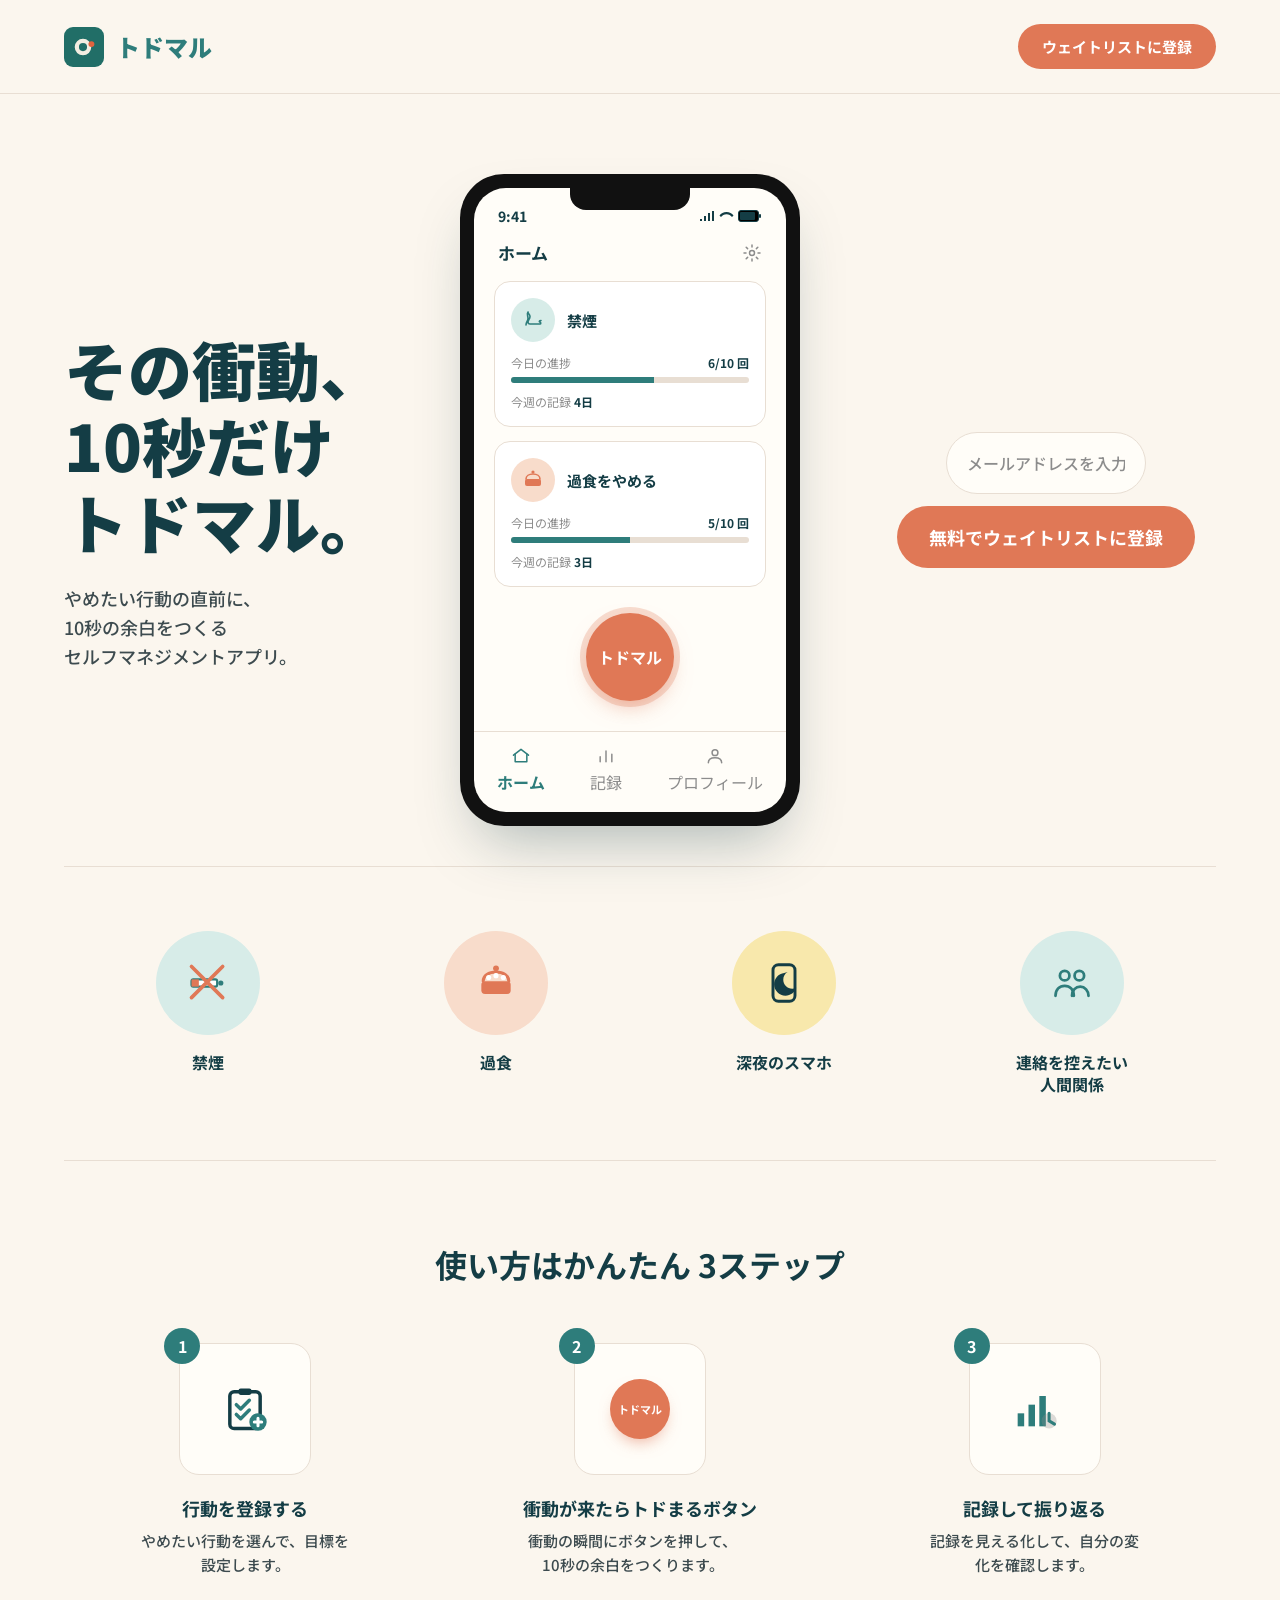
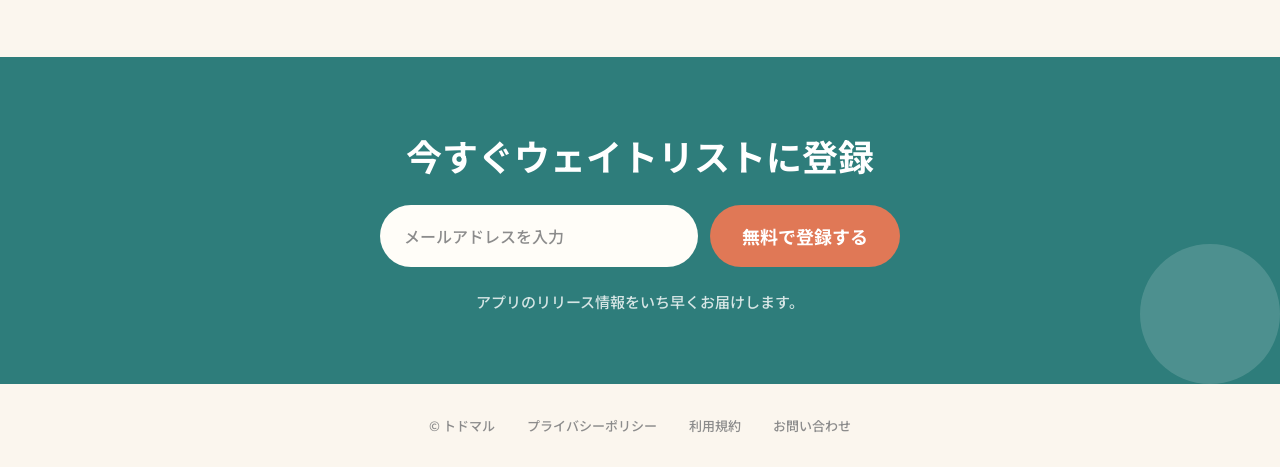
<file: index.html>
<!doctype html>
<html lang="ja">
  <head>
    <meta charset="utf-8" />
    <meta name="viewport" content="width=device-width, initial-scale=1" />
    <title>トドマル | その衝動、10秒だけトドマル。</title>
    <meta
      name="description"
      content="トドマルは、やめたい行動の直前に10秒の余白をつくるセルフマネジメントアプリです。"
    />
    <meta name="google-site-verification" content="xMSmZb_DUjNoIuZ_pO439msByrKfJwqjmr_NH0BtUyU" />
    <link rel="canonical" href="https://prbaybe0801.github.io/todomaru-site/" />
    <link rel="icon" href="./assets/logo-mark.svg" type="image/svg+xml" />
    <link rel="icon" href="./assets/favicon.ico" sizes="any" />
    <link rel="icon" href="./assets/favicon-32.png" type="image/png" sizes="32x32" />
    <link rel="icon" href="./assets/favicon-192.png" type="image/png" sizes="192x192" />
    <link rel="apple-touch-icon" href="./assets/apple-touch-icon.png" />
    <link rel="preconnect" href="https://fonts.googleapis.com" />
    <link rel="preconnect" href="https://fonts.gstatic.com" crossorigin />
    <link
      rel="preload"
      as="style"
      href="https://fonts.googleapis.com/css2?family=Noto+Sans+JP:wght@400;500;700;900&display=swap"
      onload="this.onload=null;this.rel='stylesheet'"
    />
    <noscript>
      <link href="https://fonts.googleapis.com/css2?family=Noto+Sans+JP:wght@400;500;700;900&display=swap" rel="stylesheet" />
    </noscript>
    <link rel="stylesheet" href="./styles.css" />

    <meta property="og:type" content="website" />
    <meta property="og:site_name" content="トドマル" />
    <meta property="og:locale" content="ja_JP" />
    <meta property="og:url" content="https://prbaybe0801.github.io/todomaru-site/" />
    <meta property="og:title" content="トドマル | その衝動、10秒だけトドマル。" />
    <meta property="og:description" content="トドマルは、やめたい行動の直前に10秒の余白をつくるセルフマネジメントアプリです。" />
    <meta property="og:image" content="https://prbaybe0801.github.io/todomaru-site/assets/og-image.png" />
    <meta property="og:image:width" content="1200" />
    <meta property="og:image:height" content="630" />
    <meta name="twitter:card" content="summary_large_image" />
    <meta name="twitter:title" content="トドマル | その衝動、10秒だけトドマル。" />
    <meta name="twitter:description" content="トドマルは、やめたい行動の直前に10秒の余白をつくるセルフマネジメントアプリです。" />
    <meta name="twitter:image" content="https://prbaybe0801.github.io/todomaru-site/assets/og-image.png" />

    <script type="application/ld+json">
      {
        "@context": "https://schema.org",
        "@type": "WebSite",
        "name": "トドマル",
        "url": "https://prbaybe0801.github.io/todomaru-site/",
        "description": "トドマルは、やめたい行動の直前に10秒の余白をつくるセルフマネジメントアプリです。",
        "inLanguage": "ja",
        "publisher": {
          "@type": "Organization",
          "name": "トドマル",
          "url": "https://prbaybe0801.github.io/todomaru-site/",
          "logo": "https://prbaybe0801.github.io/todomaru-site/assets/logo-mark.svg"
        }
      }
    </script>
    <!-- Google tag (gtag.js) -->
    <script async src="https://www.googletagmanager.com/gtag/js?id=G-MYEZZKP1EB"></script>
    <script>
      window.dataLayer = window.dataLayer || [];
      function gtag(){dataLayer.push(arguments);}
      gtag('js', new Date());
      gtag('config', 'G-MYEZZKP1EB');
    </script>
  </head>
  <body>
    <div class="page-wrap">

      <header class="site-header">
        <a class="logo" href="#top" aria-label="トドマル">
          <img class="logo-mark" src="./assets/logo-mark.svg" alt="" width="40" height="40" />
          <span class="logo-word">トドマル</span>
        </a>
        <a class="btn btn-cta" href="#waitlist">ウェイトリストに登録</a>
      </header>

      <main id="top">
        <section class="hero">
          <div class="hero-copy">
            <h1>その衝動、<br />10秒だけ<br />トドマル。</h1>
            <p>やめたい行動の直前に、<br class="br-desktop" />10秒の余白をつくる<br class="br-desktop" />セルフマネジメントアプリ。</p>
          </div>

          <div class="phone-mockup" aria-hidden="true">
            <div class="phone-frame">
              <div class="phone-screen">
                <div class="phone-notch"></div>
                <div class="status-bar">
                  <span>9:41</span>
                  <span class="status-icons">
                    <svg width="16" height="12" viewBox="0 0 16 12"><path d="M1 9L1 11L3 11L3 9Z M5 6L5 11L7 11L7 6Z M9 3L9 11L11 11L11 3Z M13 1L13 11L15 11L15 1Z" fill="#143D45"></path></svg>
                    <svg width="15" height="11" viewBox="0 0 15 11"><path d="M7.5 1C10.5 1 13 2.5 14.5 4.5L13 6C11.8 4.3 9.8 3.2 7.5 3.2C5.2 3.2 3.2 4.3 2 6L0.5 4.5C2 2.5 4.5 1 7.5 1Z" fill="#143D45"></path></svg>
                    <svg width="24" height="12" viewBox="0 0 24 12"><rect x="0.5" y="0.5" width="20" height="11" rx="2.5" stroke="#143D45"></rect><rect x="2" y="2" width="15" height="8" rx="1" fill="#143D45"></rect><rect x="21" y="4" width="2" height="4" rx="1" fill="#143D45"></rect></svg>
                  </span>
                </div>
                <div class="screen-title-row">
                  <span class="screen-title">ホーム</span>
                  <svg class="settings-icon" width="20" height="20" viewBox="0 0 20 20" fill="none"><circle cx="10" cy="10" r="2.5" stroke="#8C8C8C" stroke-width="1.5"></circle><path d="M10 2V4M10 16V18M2 10H4M16 10H18M4.2 4.2L5.6 5.6M14.4 14.4L15.8 15.8M4.2 15.8L5.6 14.4M14.4 5.6L15.8 4.2" stroke="#8C8C8C" stroke-width="1.5" stroke-linecap="round"></path></svg>
                </div>

                <div class="habit-card">
                  <div class="habit-card-head">
                    <div class="habit-card-icon icon-mint">
                      <svg width="24" height="24" viewBox="0 0 24 24" fill="none"><path d="M5 17c0-3 2-4 2-6.5S5.5 6 7 4c0 2 2 2 2 4.5S7 12 7 14c0 1.5 1 2 2 2h10c1 0 1-1.5 0-2-1 0-1-1.5 1-1.5" stroke="#2E7D7B" stroke-width="1.6" stroke-linecap="round" stroke-linejoin="round"></path></svg>
                    </div>
                    <span class="habit-card-title">禁煙</span>
                  </div>
                  <div class="habit-card-stat"><span>今日の進捗</span><span class="stat-value">6/10 回</span></div>
                  <div class="progress-track"><div class="progress-fill" style="width:60%"></div></div>
                  <div class="habit-card-week">今週の記録 <span class="stat-value">4日</span></div>
                </div>

                <div class="habit-card">
                  <div class="habit-card-head">
                    <div class="habit-card-icon icon-peach">
                      <svg width="24" height="24" viewBox="0 0 24 24" fill="none"><path d="M5 11C5 8 8 6 12 6C16 6 19 8 19 11" stroke="#E07856" stroke-width="1.6" stroke-linecap="round"></path><rect x="4" y="11" width="16" height="7" rx="2" fill="#E07856"></rect><circle cx="12" cy="4" r="1.6" fill="#E07856"></circle></svg>
                    </div>
                    <span class="habit-card-title">過食をやめる</span>
                  </div>
                  <div class="habit-card-stat"><span>今日の進捗</span><span class="stat-value">5/10 回</span></div>
                  <div class="progress-track"><div class="progress-fill" style="width:50%"></div></div>
                  <div class="habit-card-week">今週の記録 <span class="stat-value">3日</span></div>
                </div>

                <div class="main-action-row">
                  <div class="main-action">
                    <div class="main-action-pulse"></div>
                    <div class="main-action-button">トドマル</div>
                  </div>
                </div>

                <div class="tab-bar">
                  <div class="tab-item tab-active">
                    <svg width="20" height="20" viewBox="0 0 24 24" fill="none"><path d="M3 11L12 4L21 11" stroke="#2E7D7B" stroke-width="1.8" stroke-linecap="round" stroke-linejoin="round"></path><path d="M5 10V19H19V10" stroke="#2E7D7B" stroke-width="1.8" stroke-linecap="round" stroke-linejoin="round"></path></svg>
                    <span>ホーム</span>
                  </div>
                  <div class="tab-item">
                    <svg width="20" height="20" viewBox="0 0 24 24" fill="none"><path d="M5 19V13M12 19V6M19 19V10" stroke="#8C8C8C" stroke-width="1.8" stroke-linecap="round"></path></svg>
                    <span>記録</span>
                  </div>
                  <div class="tab-item">
                    <svg width="20" height="20" viewBox="0 0 24 24" fill="none"><circle cx="12" cy="8" r="3.5" stroke="#8C8C8C" stroke-width="1.8"></circle><path d="M4 20C4 16 7.5 14 12 14C16.5 14 20 16 20 20" stroke="#8C8C8C" stroke-width="1.8" stroke-linecap="round"></path></svg>
                    <span>プロフィール</span>
                  </div>
                </div>
              </div>
            </div>
          </div>

          <form class="cta-row hero-cta" data-signup>
            <label class="visually-hidden" for="hero-email">メールアドレス</label>
            <input id="hero-email" type="email" name="email" required placeholder="メールアドレスを入力" />
            <input type="hidden" name="_subject" value="トドマル ウェイトリスト登録" />
            <button type="submit" class="btn btn-cta">無料でウェイトリストに登録</button>
          </form>
        </section>

        <hr class="divider" />

        <section class="habits">
          <h2 class="visually-hidden">やめたい行動を選ぶ</h2>
          <div class="habit-grid">
            <div class="habit-item">
              <div class="habit-icon icon-mint">
                <svg width="44" height="44" viewBox="0 0 24 24" fill="none"><rect x="3" y="10" width="14" height="4" rx="1" fill="#FFFFFF" stroke="#2E7D7B" stroke-width="1.2"></rect><rect x="3" y="10" width="4" height="4" fill="#E07856"></rect><circle cx="19" cy="12" r="1.4" fill="#2E7D7B"></circle><path d="M3 3L20 20M20 3L3 20" stroke="#E07856" stroke-width="2" stroke-linecap="round"></path></svg>
              </div>
              <span class="habit-label">禁煙</span>
            </div>
            <div class="habit-item">
              <div class="habit-icon icon-peach">
                <svg width="44" height="44" viewBox="0 0 24 24" fill="none"><path d="M5 11C5 8 8 6 12 6C16 6 19 8 19 11" stroke="#E07856" stroke-width="1.6" stroke-linecap="round"></path><rect x="4" y="11" width="16" height="7" rx="2" fill="#E07856"></rect><circle cx="12" cy="4" r="1.6" fill="#E07856"></circle><circle cx="8" cy="9" r="1.4" fill="#FFFFFF"></circle><circle cx="12" cy="8" r="1.4" fill="#FFFFFF"></circle><circle cx="16" cy="9" r="1.4" fill="#FFFFFF"></circle></svg>
              </div>
              <span class="habit-label">過食</span>
            </div>
            <div class="habit-item">
              <div class="habit-icon icon-yellow">
                <svg width="44" height="44" viewBox="0 0 24 24" fill="none"><rect x="6" y="2" width="12" height="20" rx="3" stroke="#143D45" stroke-width="1.6"></rect><path d="M14 6C12.5 6.8 11.6 8.4 11.6 10.2C11.6 12.9 13.8 15.1 16.5 15.1C17.3 15.1 18 14.9 18.7 14.6C17.9 17.1 15.6 18.9 12.8 18.9C9.4 18.9 6.6 16.1 6.6 12.7C6.6 9.5 9 6.9 12.1 6.5C12.7 6.4 13.4 6.3 14 6Z" fill="#143D45"></path></svg>
              </div>
              <span class="habit-label">深夜のスマホ</span>
            </div>
            <div class="habit-item">
              <div class="habit-icon icon-mint">
                <svg width="44" height="44" viewBox="0 0 24 24" fill="none"><circle cx="8" cy="8" r="2.6" stroke="#2E7D7B" stroke-width="1.5"></circle><circle cx="16" cy="8" r="2.6" stroke="#2E7D7B" stroke-width="1.5"></circle><path d="M3 19C3 15.5 5.2 13.5 8 13.5C10.8 13.5 13 15.5 13 19" stroke="#2E7D7B" stroke-width="1.5" stroke-linecap="round"></path><path d="M12 19C12 16 14 14 16.5 14C19 14 21 16.2 21 19" stroke="#2E7D7B" stroke-width="1.5" stroke-linecap="round"></path></svg>
              </div>
              <span class="habit-label">連絡を控えたい<br />人間関係</span>
            </div>
          </div>
        </section>

        <hr class="divider" />

        <section class="steps">
          <h2>使い方はかんたん 3ステップ</h2>
          <div class="step-grid">
            <div class="step-card">
              <div class="step-icon-box">
                <svg width="52" height="52" viewBox="0 0 24 24" fill="none"><rect x="5" y="4" width="14" height="17" rx="2" stroke="#143D45" stroke-width="1.6"></rect><rect x="9" y="2.5" width="6" height="3" rx="1" fill="#143D45"></rect><path d="M8 10L10 12L14 8M8 14.5L10 16.5L14 12.5" stroke="#2E7D7B" stroke-width="1.6" stroke-linecap="round" stroke-linejoin="round"></path><circle cx="18" cy="18" r="4" fill="#2E7D7B"></circle><path d="M18 16.3V19.7M16.3 18H19.7" stroke="#FFFFFF" stroke-width="1.4" stroke-linecap="round"></path></svg>
                <div class="step-badge">1</div>
              </div>
              <div class="step-copy">
                <div class="step-title">行動を登録する</div>
                <div class="step-desc">やめたい行動を選んで、目標を設定します。</div>
              </div>
            </div>
            <div class="step-card">
              <div class="step-icon-box">
                <div class="step-mini-action">トドマル</div>
                <div class="step-badge">2</div>
              </div>
              <div class="step-copy">
                <div class="step-title">衝動が来たらトドまるボタン</div>
                <div class="step-desc">衝動の瞬間にボタンを押して、10秒の余白をつくります。</div>
              </div>
            </div>
            <div class="step-card">
              <div class="step-icon-box">
                <svg width="52" height="52" viewBox="0 0 24 24" fill="none"><rect x="4" y="14" width="3" height="6" fill="#2E7D7B"></rect><rect x="9" y="10" width="3" height="10" fill="#2E7D7B"></rect><rect x="14" y="6" width="3" height="14" fill="#2E7D7B"></rect><circle cx="18.5" cy="17.5" r="3.5" fill="#8C8C8C" opacity="0.3"></circle><path d="M18.5 14V17.5L21 19" stroke="#2E7D7B" stroke-width="1.4" stroke-linecap="round"></path></svg>
                <div class="step-badge">3</div>
              </div>
              <div class="step-copy">
                <div class="step-title">記録して振り返る</div>
                <div class="step-desc">記録を見える化して、自分の変化を確認します。</div>
              </div>
            </div>
          </div>
        </section>

        <section id="waitlist" class="closing-cta">
          <svg class="closing-deco" width="220" height="220" viewBox="0 0 220 220" aria-hidden="true"><circle cx="110" cy="90" r="70" fill="#FFFFFF"></circle><ellipse cx="110" cy="175" rx="90" ry="12" fill="#FFFFFF"></ellipse></svg>
          <h2>今すぐウェイトリストに登録</h2>
          <form class="cta-row" data-signup>
            <label class="visually-hidden" for="closing-email">メールアドレス</label>
            <input id="closing-email" type="email" name="email" required placeholder="メールアドレスを入力" />
            <input type="hidden" name="_subject" value="トドマル ウェイトリスト登録" />
            <button type="submit" class="btn btn-cta">無料で登録する</button>
          </form>
          <p class="closing-caption">アプリのリリース情報をいち早くお届けします。</p>
        </section>
      </main>

      <footer class="site-footer">
        <span>© トドマル</span>
        <a href="./privacy.html">プライバシーポリシー</a>
        <a href="./terms.html">利用規約</a>
        <a href="mailto:prbaybe+todomaru@gmail.com">お問い合わせ</a>
      </footer>

    </div>

    <div class="toast" role="status" aria-live="polite" hidden>
      ウェイトリストに登録しました。リリース情報をお送りします。
    </div>
    <script src="./script.js"></script>
  </body>
</html>
</file>
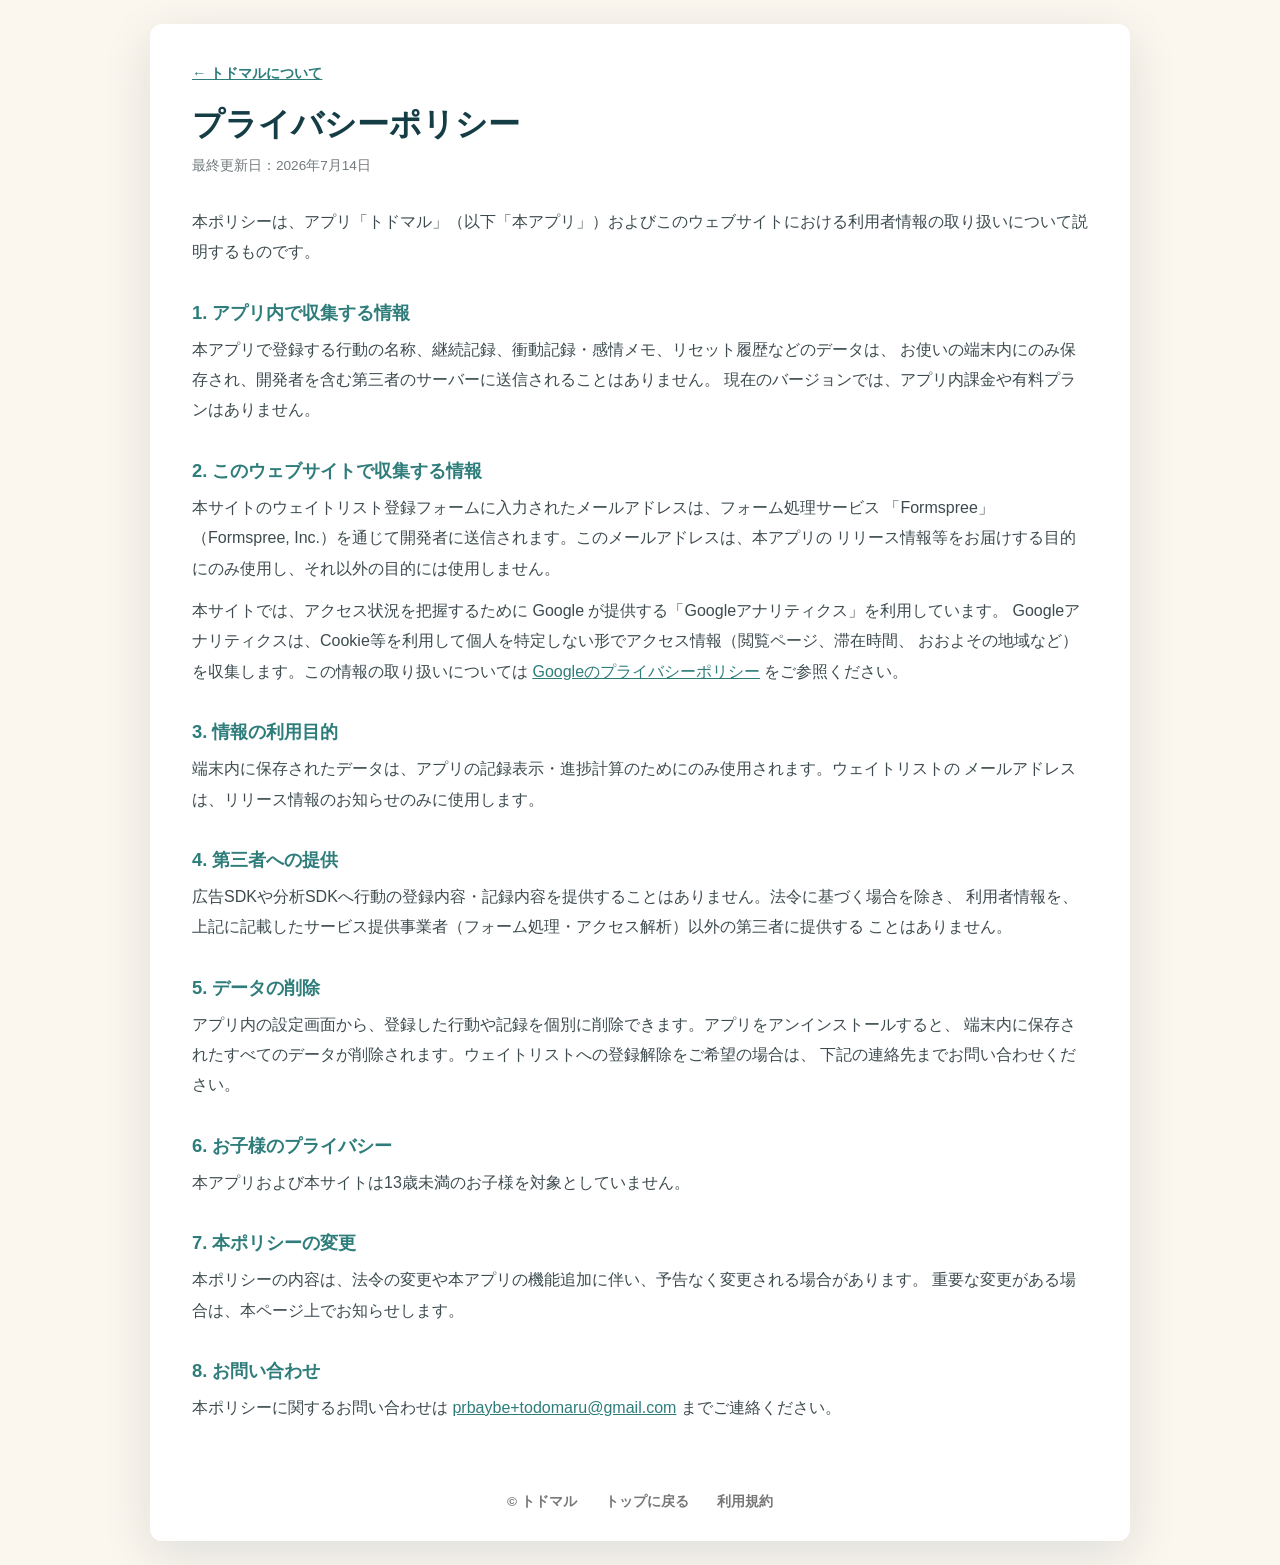
<file: privacy.html>
<!doctype html>
<html lang="ja">
<head>
<meta charset="utf-8">
<meta name="viewport" content="width=device-width, initial-scale=1">
<title>プライバシーポリシー | トドマル</title>
<meta name="description" content="トドマルのプライバシーポリシー。アプリ内で収集する情報、ウェイトリスト登録フォームで取得するメールアドレスの取り扱いについて説明します。">
<link rel="canonical" href="https://prbaybe0801.github.io/todomaru-site/privacy.html">
<link rel="icon" href="./assets/logo-mark.svg" type="image/svg+xml">
<link rel="icon" href="./assets/favicon.ico" sizes="any">
<link rel="icon" href="./assets/favicon-32.png" type="image/png" sizes="32x32">
<link rel="icon" href="./assets/favicon-192.png" type="image/png" sizes="192x192">
<link rel="apple-touch-icon" href="./assets/apple-touch-icon.png">
<link rel="stylesheet" href="./styles.css">

<meta property="og:type" content="website">
<meta property="og:site_name" content="トドマル">
<meta property="og:locale" content="ja_JP">
<meta property="og:url" content="https://prbaybe0801.github.io/todomaru-site/privacy.html">
<meta property="og:title" content="プライバシーポリシー | トドマル">
<meta property="og:description" content="トドマルのプライバシーポリシー。アプリ内で収集する情報、ウェイトリスト登録フォームで取得するメールアドレスの取り扱いについて説明します。">
<meta property="og:image" content="https://prbaybe0801.github.io/todomaru-site/assets/og-image.png">
<meta name="twitter:card" content="summary_large_image">
<meta name="twitter:title" content="プライバシーポリシー | トドマル">
<meta name="twitter:description" content="トドマルのプライバシーポリシー。アプリ内で収集する情報、ウェイトリスト登録フォームで取得するメールアドレスの取り扱いについて説明します。">
<meta name="twitter:image" content="https://prbaybe0801.github.io/todomaru-site/assets/og-image.png">
<!-- Google tag (gtag.js) -->
<script async src="https://www.googletagmanager.com/gtag/js?id=G-MYEZZKP1EB"></script>
<script>
  window.dataLayer = window.dataLayer || [];
  function gtag(){dataLayer.push(arguments);}
  gtag('js', new Date());
  gtag('config', 'G-MYEZZKP1EB');
</script>
</head>
<body>
<main class="lp-card">
  <div class="legal">
    <a class="back-link" href="./index.html">← トドマルについて</a>
    <h1>プライバシーポリシー</h1>
    <p class="updated">最終更新日：2026年7月14日</p>

    <p>
      本ポリシーは、アプリ「トドマル」（以下「本アプリ」）およびこのウェブサイトにおける利用者情報の取り扱いについて説明するものです。
    </p>

    <h2>1. アプリ内で収集する情報</h2>
    <p>
      本アプリで登録する行動の名称、継続記録、衝動記録・感情メモ、リセット履歴などのデータは、
      お使いの端末内にのみ保存され、開発者を含む第三者のサーバーに送信されることはありません。
      現在のバージョンでは、アプリ内課金や有料プランはありません。
    </p>

    <h2>2. このウェブサイトで収集する情報</h2>
    <p>
      本サイトのウェイトリスト登録フォームに入力されたメールアドレスは、フォーム処理サービス
      「Formspree」（Formspree, Inc.）を通じて開発者に送信されます。このメールアドレスは、本アプリの
      リリース情報等をお届けする目的にのみ使用し、それ以外の目的には使用しません。
    </p>
    <p>
      本サイトでは、アクセス状況を把握するために Google が提供する「Googleアナリティクス」を利用しています。
      Googleアナリティクスは、Cookie等を利用して個人を特定しない形でアクセス情報（閲覧ページ、滞在時間、
      おおよその地域など）を収集します。この情報の取り扱いについては
      <a href="https://policies.google.com/privacy" target="_blank" rel="noopener">Googleのプライバシーポリシー</a>
      をご参照ください。
    </p>

    <h2>3. 情報の利用目的</h2>
    <p>
      端末内に保存されたデータは、アプリの記録表示・進捗計算のためにのみ使用されます。ウェイトリストの
      メールアドレスは、リリース情報のお知らせのみに使用します。
    </p>

    <h2>4. 第三者への提供</h2>
    <p>
      広告SDKや分析SDKへ行動の登録内容・記録内容を提供することはありません。法令に基づく場合を除き、
      利用者情報を、上記に記載したサービス提供事業者（フォーム処理・アクセス解析）以外の第三者に提供する
      ことはありません。
    </p>

    <h2>5. データの削除</h2>
    <p>
      アプリ内の設定画面から、登録した行動や記録を個別に削除できます。アプリをアンインストールすると、
      端末内に保存されたすべてのデータが削除されます。ウェイトリストへの登録解除をご希望の場合は、
      下記の連絡先までお問い合わせください。
    </p>

    <h2>6. お子様のプライバシー</h2>
    <p>
      本アプリおよび本サイトは13歳未満のお子様を対象としていません。
    </p>

    <h2>7. 本ポリシーの変更</h2>
    <p>
      本ポリシーの内容は、法令の変更や本アプリの機能追加に伴い、予告なく変更される場合があります。
      重要な変更がある場合は、本ページ上でお知らせします。
    </p>

    <h2>8. お問い合わせ</h2>
    <p>
      本ポリシーに関するお問い合わせは
      <a href="mailto:prbaybe+todomaru@gmail.com">prbaybe+todomaru@gmail.com</a>
      までご連絡ください。
    </p>
  </div>

  <footer class="footer">
    <span>© トドマル</span>
    <a href="./index.html">トップに戻る</a>
    <a href="./terms.html">利用規約</a>
  </footer>
</main>
</body>
</html>
</file>
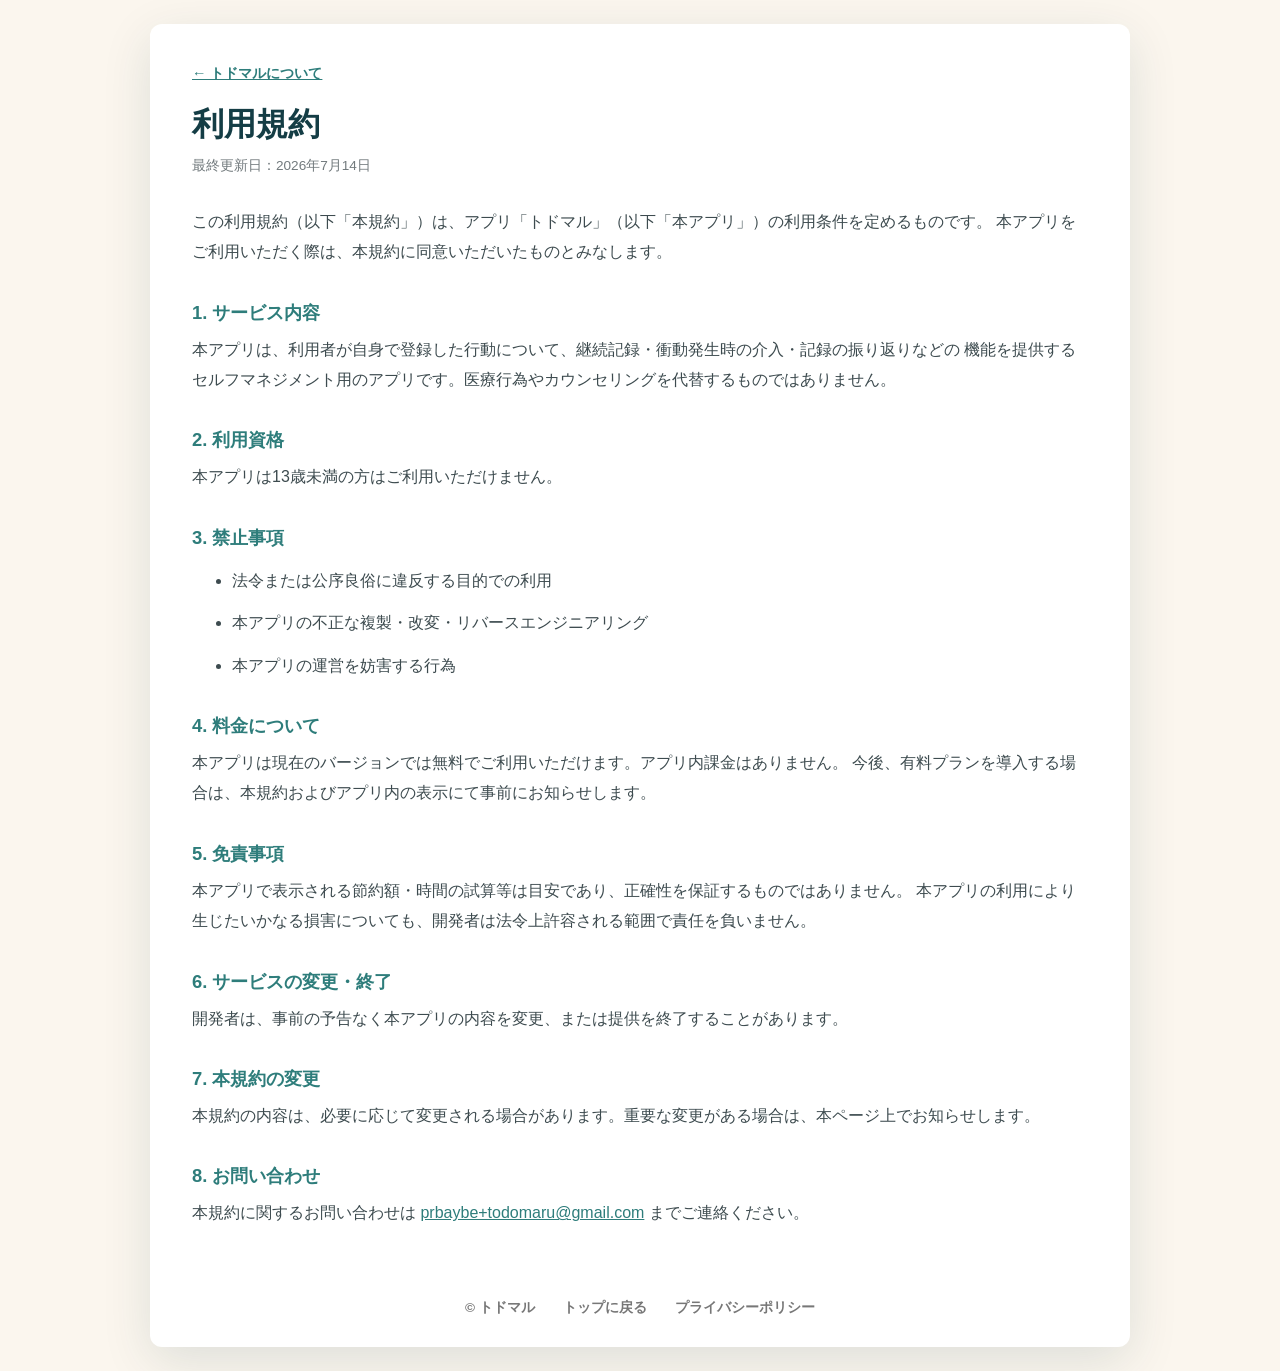
<file: terms.html>
<!doctype html>
<html lang="ja">
<head>
<meta charset="utf-8">
<meta name="viewport" content="width=device-width, initial-scale=1">
<title>利用規約 | トドマル</title>
<meta name="description" content="トドマルの利用規約。アプリおよびウェブサイトのご利用にあたっての条件について説明します。">
<link rel="canonical" href="https://prbaybe0801.github.io/todomaru-site/terms.html">
<link rel="icon" href="./assets/logo-mark.svg" type="image/svg+xml">
<link rel="icon" href="./assets/favicon.ico" sizes="any">
<link rel="icon" href="./assets/favicon-32.png" type="image/png" sizes="32x32">
<link rel="icon" href="./assets/favicon-192.png" type="image/png" sizes="192x192">
<link rel="apple-touch-icon" href="./assets/apple-touch-icon.png">
<link rel="stylesheet" href="./styles.css">

<meta property="og:type" content="website">
<meta property="og:site_name" content="トドマル">
<meta property="og:locale" content="ja_JP">
<meta property="og:url" content="https://prbaybe0801.github.io/todomaru-site/terms.html">
<meta property="og:title" content="利用規約 | トドマル">
<meta property="og:description" content="トドマルの利用規約。アプリおよびウェブサイトのご利用にあたっての条件について説明します。">
<meta property="og:image" content="https://prbaybe0801.github.io/todomaru-site/assets/og-image.png">
<meta name="twitter:card" content="summary_large_image">
<meta name="twitter:title" content="利用規約 | トドマル">
<meta name="twitter:description" content="トドマルの利用規約。アプリおよびウェブサイトのご利用にあたっての条件について説明します。">
<meta name="twitter:image" content="https://prbaybe0801.github.io/todomaru-site/assets/og-image.png">
<!-- Google tag (gtag.js) -->
<script async src="https://www.googletagmanager.com/gtag/js?id=G-MYEZZKP1EB"></script>
<script>
  window.dataLayer = window.dataLayer || [];
  function gtag(){dataLayer.push(arguments);}
  gtag('js', new Date());
  gtag('config', 'G-MYEZZKP1EB');
</script>
</head>
<body>
<main class="lp-card">
  <div class="legal">
    <a class="back-link" href="./index.html">← トドマルについて</a>
    <h1>利用規約</h1>
    <p class="updated">最終更新日：2026年7月14日</p>

    <p>
      この利用規約（以下「本規約」）は、アプリ「トドマル」（以下「本アプリ」）の利用条件を定めるものです。
      本アプリをご利用いただく際は、本規約に同意いただいたものとみなします。
    </p>

    <h2>1. サービス内容</h2>
    <p>
      本アプリは、利用者が自身で登録した行動について、継続記録・衝動発生時の介入・記録の振り返りなどの
      機能を提供するセルフマネジメント用のアプリです。医療行為やカウンセリングを代替するものではありません。
    </p>

    <h2>2. 利用資格</h2>
    <p>
      本アプリは13歳未満の方はご利用いただけません。
    </p>

    <h2>3. 禁止事項</h2>
    <ul>
      <li>法令または公序良俗に違反する目的での利用</li>
      <li>本アプリの不正な複製・改変・リバースエンジニアリング</li>
      <li>本アプリの運営を妨害する行為</li>
    </ul>

    <h2>4. 料金について</h2>
    <p>
      本アプリは現在のバージョンでは無料でご利用いただけます。アプリ内課金はありません。
      今後、有料プランを導入する場合は、本規約およびアプリ内の表示にて事前にお知らせします。
    </p>

    <h2>5. 免責事項</h2>
    <p>
      本アプリで表示される節約額・時間の試算等は目安であり、正確性を保証するものではありません。
      本アプリの利用により生じたいかなる損害についても、開発者は法令上許容される範囲で責任を負いません。
    </p>

    <h2>6. サービスの変更・終了</h2>
    <p>
      開発者は、事前の予告なく本アプリの内容を変更、または提供を終了することがあります。
    </p>

    <h2>7. 本規約の変更</h2>
    <p>
      本規約の内容は、必要に応じて変更される場合があります。重要な変更がある場合は、本ページ上でお知らせします。
    </p>

    <h2>8. お問い合わせ</h2>
    <p>
      本規約に関するお問い合わせは
      <a href="mailto:prbaybe+todomaru@gmail.com">prbaybe+todomaru@gmail.com</a>
      までご連絡ください。
    </p>
  </div>

  <footer class="footer">
    <span>© トドマル</span>
    <a href="./index.html">トップに戻る</a>
    <a href="./privacy.html">プライバシーポリシー</a>
  </footer>
</main>
</body>
</html>
</file>
<file: styles.css>
:root {
  --teal: #2E7D7B;
  --coral: #E07856;
  --off-white: #FBF6EE;
  --surface-white: #FFFDF8;
  --ink: #143D45;
  --body-text: #3D4B4F;
  --muted-gray: #8C8C8C;
  --divider: #E8DED3;
  --soft-mint: #D7ECE8;
  --soft-peach: #F8DCCB;
  --soft-yellow: #F8E8AC;
  --teal-ink: #073D45;
  --muted: #727A7D;
}

* { box-sizing: border-box; }

html, body {
  margin: 0;
  background: var(--off-white);
  font-family: 'Noto Sans JP', 'Hiragino Sans', 'Yu Gothic', sans-serif;
  color: var(--body-text);
}

a { color: var(--teal); text-decoration: none; }
a:hover { color: var(--coral); }

.visually-hidden {
  position: absolute; width: 1px; height: 1px;
  margin: -1px; padding: 0; overflow: hidden;
  clip: rect(0,0,0,0); white-space: nowrap; border: 0;
}

.page-wrap { max-width: 1440px; margin: 0 auto; overflow: hidden; }

.btn {
  display: inline-block;
  font-weight: 700;
  border-radius: 999px;
  white-space: nowrap;
  border: none;
  cursor: pointer;
  font-family: inherit;
}
.btn-cta { background: var(--coral); color: #FFFFFF; }

@keyframes pulse {
  0%, 100% { transform: scale(1); opacity: .6; }
  50% { transform: scale(1.15); opacity: 0; }
}

/* ---------- header ---------- */
.site-header {
  display: flex; align-items: center; justify-content: space-between;
  flex-wrap: wrap; row-gap: 12px;
  border-bottom: 1px solid var(--divider);
}
.logo { display: flex; align-items: center; gap: 12px; }
.logo-mark { display: block; width: 40px; height: 40px; border-radius: 9px; }
.logo-word { font-weight: 900; color: var(--teal); }

/* ---------- hero ---------- */
.hero {
  display: flex; align-items: center; justify-content: space-between;
  flex-wrap: wrap;
}
.hero-copy h1 { font-weight: 900; color: var(--ink); line-height: 1.2; margin: 0 0 24px 0; }
.hero-copy p { font-weight: 500; color: var(--body-text); line-height: 1.6; margin: 0; }

.cta-row { display: flex; flex-wrap: wrap; }
.cta-row input[type="email"] {
  font-family: inherit; font-weight: 500; color: var(--ink);
  background: var(--surface-white); border: 1px solid var(--divider);
  border-radius: 999px; outline: none;
}
.cta-row input[type="email"]::placeholder { color: var(--muted-gray); }
.cta-row input[type="email"]:focus { border-color: var(--teal); box-shadow: 0 0 0 4px rgba(46,125,123,0.12); }

/* ---------- phone mockup ---------- */
.phone-mockup { position: relative; }
.phone-frame { background: #111111; box-shadow: 0 30px 60px -20px rgba(20,61,69,0.35); }
.phone-screen { background: var(--surface-white); overflow: hidden; position: relative; }
.phone-notch { position: absolute; top: 0; left: 50%; transform: translateX(-50%); background: #111111; z-index: 2; }
.status-bar { display: flex; justify-content: space-between; align-items: center; font-weight: 700; color: var(--ink); }
.status-icons { display: flex; gap: 4px; align-items: center; }
.screen-title-row { display: flex; justify-content: space-between; align-items: center; }
.screen-title { font-weight: 700; color: var(--ink); }

.habit-card { background: #FFFFFF; border: 1px solid var(--divider); }
.habit-card-head { display: flex; align-items: center; }
.habit-card-icon { border-radius: 50%; display: flex; align-items: center; justify-content: center; flex-shrink: 0; }
.icon-mint { background: var(--soft-mint); }
.icon-peach { background: var(--soft-peach); }
.icon-yellow { background: var(--soft-yellow); }
.habit-card-title { font-weight: 700; color: var(--ink); }
.habit-card-stat { display: flex; justify-content: space-between; color: var(--muted-gray); }
.stat-value { color: var(--ink); font-weight: 700; }
.progress-track { background: var(--divider); border-radius: 999px; overflow: hidden; }
.progress-fill { background: var(--teal); height: 100%; }
.habit-card-week { color: var(--muted-gray); }

.main-action-row { display: flex; justify-content: center; }
.main-action { position: relative; display: flex; align-items: center; justify-content: center; }
.main-action-pulse {
  position: absolute; inset: 0; border-radius: 50%;
  background: var(--coral); opacity: .25;
  animation: pulse 2.2s ease-out infinite;
  display: none;
}
.main-action-button {
  position: relative; border-radius: 50%; background: var(--coral);
  display: flex; align-items: center; justify-content: center;
  box-shadow: 0 10px 24px -8px rgba(224,120,86,0.6);
  color: #FFFFFF; font-weight: 700;
}

.tab-bar { display: flex; justify-content: space-around; border-top: 1px solid var(--divider); }
.tab-item { display: flex; flex-direction: column; align-items: center; gap: 4px; color: var(--muted-gray); }
.tab-item span { color: var(--muted-gray); }
.tab-active span { color: var(--teal); font-weight: 700; }

/* ---------- dividers ---------- */
.divider { border: none; border-top: 1px solid var(--divider); }

/* ---------- habit categories ---------- */
.habit-grid { display: grid; grid-template-columns: repeat(4, 1fr); }
.habit-item { display: flex; flex-direction: column; align-items: center; }
.habit-icon { border-radius: 50%; display: flex; align-items: center; justify-content: center; }
.habit-label { font-weight: 700; color: var(--ink); text-align: center; line-height: 1.4; }

/* ---------- 3 steps ---------- */
.steps h2 { text-align: center; font-weight: 700; color: var(--ink); }
.step-grid { display: grid; }
.step-card { display: flex; flex-direction: column; align-items: center; text-align: center; }
.step-icon-box {
  position: relative; background: var(--surface-white); border: 1px solid var(--divider);
  display: flex; align-items: center; justify-content: center; flex-shrink: 0;
}
.step-badge {
  position: absolute; border-radius: 50%; background: var(--teal); color: #FFFFFF;
  font-weight: 700; display: flex; align-items: center; justify-content: center;
}
.step-mini-action {
  position: relative; border-radius: 50%; background: var(--coral);
  display: flex; align-items: center; justify-content: center;
  box-shadow: 0 8px 16px -6px rgba(224,120,86,0.6);
  color: #FFFFFF; font-weight: 700;
}
.step-title { font-weight: 700; color: var(--ink); }
.step-desc { font-weight: 500; color: var(--body-text); line-height: 1.6; }

/* ---------- closing cta ---------- */
.closing-cta {
  background: var(--teal);
  display: flex; flex-direction: column; align-items: center; text-align: center;
  position: relative; overflow: hidden;
}
.closing-deco { position: absolute; right: -40px; bottom: -60px; opacity: 0.15; }
.closing-cta h2 { font-weight: 700; color: #FFFFFF; margin: 0; }
.closing-caption { font-weight: 500; color: rgba(255,255,255,0.8); margin: 0; }

/* ---------- footer ---------- */
.site-footer {
  display: flex; flex-wrap: wrap; justify-content: center;
  color: var(--muted-gray); font-weight: 500;
}
.site-footer a { color: var(--muted-gray); }
.site-footer a:hover { color: var(--coral); }

/* =====================================================================
   Desktop (>=768px) — sizes from TodoMaru LP.dc.html
   ===================================================================== */
@media (min-width: 768px) {
  .site-header { padding: 24px 64px; }
  .logo-word { font-size: 24px; }
  .site-header .btn-cta { font-size: 15px; padding: 12px 24px; }

  .hero { gap: 40px; padding: 80px 64px 40px 64px; }
  .hero-copy { max-width: 520px; min-width: 320px; }
  .hero-copy h1 { font-size: 64px; }
  .hero-copy p { font-size: 18px; }

  .phone-mockup { width: 340px; min-width: 300px; }
  .phone-frame { border-radius: 44px; padding: 14px; }
  .phone-screen { border-radius: 32px; }
  .phone-notch { width: 120px; height: 22px; border-radius: 0 0 16px 16px; }
  .status-bar { padding: 18px 24px 6px 24px; font-size: 14px; }
  .screen-title-row { padding: 8px 24px 16px 24px; }
  .screen-title { font-size: 17px; }
  .settings-icon { display: block; }

  .habit-card { margin: 0 20px 14px 20px; border-radius: 16px; padding: 16px; }
  .habit-card:last-of-type { margin-bottom: 20px; }
  .habit-card-head { gap: 12px; margin-bottom: 12px; }
  .habit-card-icon { width: 44px; height: 44px; }
  .habit-card-title { font-size: 15px; }
  .habit-card-stat { font-size: 12px; margin-bottom: 6px; }
  .progress-track { height: 6px; margin-bottom: 10px; }
  .habit-card-week { font-size: 12px; }

  .main-action-row { padding: 6px 0 24px 0; }
  .main-action { width: 100px; height: 100px; }
  .main-action-pulse { display: block; }
  .main-action-button { width: 88px; height: 88px; font-size: 16px; }

  .tab-bar { padding: 14px 0 18px 0; }

  .hero-cta { width: 340px; min-width: 300px; justify-content: center; gap: 12px; }
  .hero-cta input[type="email"] { width: 200px; min-width: 200px; padding: 18px 20px; font-size: 16px; }
  .hero-cta .btn-cta { font-size: 18px; padding: 18px 32px; }

  .divider { margin: 0 64px; }

  .habits { padding: 64px; }
  .habit-grid { gap: 0; }
  .habit-item { gap: 16px; padding: 0 20px; }
  .habit-icon { width: 104px; height: 104px; }
  .habit-label { font-size: 16px; }

  .steps { padding: 80px 64px; }
  .steps h2 { font-size: 32px; margin: 0 0 56px 0; }
  .step-grid { grid-template-columns: repeat(3, 1fr); gap: 32px; }
  .step-card { gap: 20px; padding: 0 16px; }
  .step-icon-box { width: 132px; height: 132px; border-radius: 20px; }
  .step-badge { top: -16px; left: -16px; width: 36px; height: 36px; font-size: 16px; }
  .step-mini-action { width: 60px; height: 60px; font-size: 11px; }
  .step-title { font-size: 18px; margin-bottom: 8px; }
  .step-desc { font-size: 15px; max-width: 220px; }

  .closing-cta { padding: 72px 64px; gap: 24px; }
  .closing-cta h2 { font-size: 36px; }
  .closing-cta .cta-row { max-width: 520px; width: 100%; gap: 12px; justify-content: center; }
  .closing-cta input[type="email"] { flex: 1; min-width: 220px; padding: 18px 24px; font-size: 16px; border: none; }
  .closing-cta .btn-cta { font-size: 18px; padding: 18px 32px; }
  .closing-caption { font-size: 15px; }

  .site-footer { gap: 32px; padding: 32px 64px; font-size: 13px; }
}

/* =====================================================================
   Mobile (<768px) — sizes from TodoMaru LP-print.dc.html
   ===================================================================== */
@media (max-width: 767.98px) {
  .site-header { padding: 16px 20px 16px 20px; }
  .logo-mark { width: 36px; height: 36px; border-radius: 8px; }
  .logo-word { font-size: 22px; }
  .site-header .btn-cta { font-size: 14px; padding: 10px 20px; white-space: normal; text-align: center; }

  .hero { flex-direction: column; align-items: stretch; gap: 0; padding: 32px 20px 32px 20px; }
  .hero-copy { max-width: none; margin-bottom: 28px; }
  .hero-copy h1 { font-size: 42px; margin-bottom: 16px; }
  .hero-copy p { font-size: 16px; }
  .br-desktop { display: none; }

  .phone-mockup { width: 280px; margin: 0 auto 32px auto; }
  .phone-frame { border-radius: 36px; padding: 12px; }
  .phone-screen { border-radius: 26px; }
  .phone-notch { width: 100px; height: 18px; border-radius: 0 0 14px 14px; }
  .status-bar { padding: 16px 20px 4px 20px; font-size: 12px; }
  .screen-title-row { padding: 6px 20px 12px 20px; justify-content: flex-start; }
  .screen-title { font-size: 15px; }
  .settings-icon { display: none; }

  .habit-card { margin: 0 16px 12px 16px; border-radius: 14px; padding: 14px; }
  .habit-card:last-of-type { margin-bottom: 16px; }
  .habit-card-head { gap: 10px; margin-bottom: 10px; }
  .habit-card-icon { width: 36px; height: 36px; }
  .habit-card-title { font-size: 13px; }
  .habit-card-stat { font-size: 11px; margin-bottom: 6px; }
  .progress-track { height: 5px; margin-bottom: 8px; }
  .habit-card-week { font-size: 11px; }

  .main-action-row { padding: 4px 0 20px 0; }
  .main-action { width: 76px; height: 76px; }
  .main-action-pulse { display: none; }
  .main-action-button { width: 76px; height: 76px; font-size: 14px; }

  .tab-bar { padding: 10px 0 14px 0; }
  .tab-item svg { width: 18px; height: 18px; }
  .tab-item span { font-size: 10px; }

  .hero-cta { gap: 12px; margin-top: 4px; }
  .hero-cta input[type="email"] { width: 200px; min-width: 200px; padding: 14px 18px; font-size: 15px; }
  .hero-cta .btn-cta { font-size: 16px; padding: 14px 28px; }

  .divider { margin: 0 20px 32px 20px; }
  .divider:last-of-type { margin-bottom: 0; }

  .habits { padding: 0 20px 32px 20px; }
  .habit-grid { gap: 16px; }
  .habit-item { gap: 10px; }
  .habit-icon { width: 72px; height: 72px; }
  .habit-icon svg { width: 32px; height: 32px; }
  .habit-label { font-size: 13px; }

  .steps { padding: 0 20px 32px 20px; }
  .steps h2 { font-size: 26px; margin: 0 0 28px 0; }
  .step-grid { grid-template-columns: 1fr; gap: 24px; max-width: 320px; margin: 0 auto; }
  .step-card { gap: 14px; }
  .step-icon-box { width: 96px; height: 96px; border-radius: 16px; }
  .step-badge { top: -12px; left: -12px; width: 28px; height: 28px; font-size: 13px; }
  .step-mini-action { width: 46px; height: 46px; font-size: 9px; }
  .step-title { font-size: 15px; margin-bottom: 6px; }
  .step-desc { font-size: 13px; max-width: none; }

  .closing-cta { padding: 36px 20px; gap: 16px; margin: 0 20px 24px 20px; border-radius: 16px; }
  .closing-cta h2 { font-size: 24px; }
  .closing-deco { display: none; }
  .closing-cta .cta-row { gap: 10px; justify-content: center; max-width: 420px; width: 100%; }
  .closing-cta input[type="email"] { flex: 1; min-width: 160px; padding: 12px 18px; font-size: 14px; border: none; }
  .closing-cta .btn-cta { font-size: 15px; padding: 12px 24px; }
  .closing-caption { font-size: 13px; }

  .site-footer { gap: 20px; padding: 24px 20px; font-size: 12px; }
}

/* Narrow phones only (not print): 4 columns get too tight for labels
   like "深夜のスマホ" to fit without an awkward mid-word wrap. */
@media screen and (max-width: 480px) {
  .habit-grid { grid-template-columns: repeat(2, 1fr); gap: 28px 16px; }
}

/* ---------- toast (form submission feedback) ---------- */
.toast {
  position: fixed;
  left: 50%;
  bottom: 22px;
  z-index: 10;
  width: min(520px, calc(100% - 28px));
  padding: 16px 20px;
  border-radius: 14px;
  background: var(--teal-ink);
  color: #fff;
  box-shadow: 0 18px 50px rgba(7, 61, 69, 0.22);
  transform: translateX(-50%);
  text-align: center;
  font-weight: 800;
}
.toast[hidden] { display: none; }

/* =====================================================================
   Legal pages (privacy / terms)
   ===================================================================== */
.lp-card {
  width: min(980px, calc(100% - 28px));
  margin: 24px auto;
  background: #fff;
  border-radius: 12px;
  box-shadow: 0 14px 50px rgba(7, 61, 69, 0.12);
  overflow: hidden;
}

.lp-card .footer {
  display: flex;
  justify-content: center;
  gap: 28px;
  padding: 10px 20px 30px;
  color: #777;
  font-size: 0.85rem;
  font-weight: 700;
}
.lp-card .footer a { color: #777; }
.lp-card .footer a:hover { color: var(--coral); }

.legal { padding: 40px 42px 48px; color: var(--body-text); }
.legal .back-link {
  display: inline-block;
  margin-bottom: 20px;
  color: var(--teal);
  font-weight: 800;
  font-size: 0.9rem;
}
.legal h1 { margin: 0 0 6px; font-size: clamp(1.6rem, 4vw, 2rem); color: var(--ink); }
.legal .updated { color: var(--muted); font-size: 0.85rem; margin: 0 0 28px; }
.legal h2 { color: var(--teal); font-size: 1.15rem; margin: 32px 0 10px; }
.legal p, .legal li { line-height: 1.9; margin: 0 0 12px; }
.legal a { color: var(--teal); text-decoration: underline; }

@media (max-width: 760px) {
  .lp-card { width: 100%; margin: 0; border-radius: 0; }
  .legal { padding: 24px 20px 36px; }
}

/* =====================================================================
   Print — mirrors TodoMaru LP-print.dc.html for "Save as PDF"
   ===================================================================== */
@media print {
  @page { size: letter portrait; margin: 0.5in; }

  html, body { background: none; }
  .toast { display: none !important; }

  * { -webkit-print-color-adjust: exact; print-color-adjust: exact; }
  *, *::before, *::after {
    animation-duration: .001s !important;
    animation-iteration-count: 1 !important;
    transition-duration: 0s !important;
  }

  .site-header, .hero, .habits, .steps, .closing-cta { padding-left: 0; padding-right: 0; }
  .divider { margin-left: 0; margin-right: 0; }
  .closing-cta { margin-left: 0; margin-right: 0; }

  .site-header, .hero, .habit-grid, .step-card, .closing-cta {
    break-inside: avoid;
  }
}
</file>
